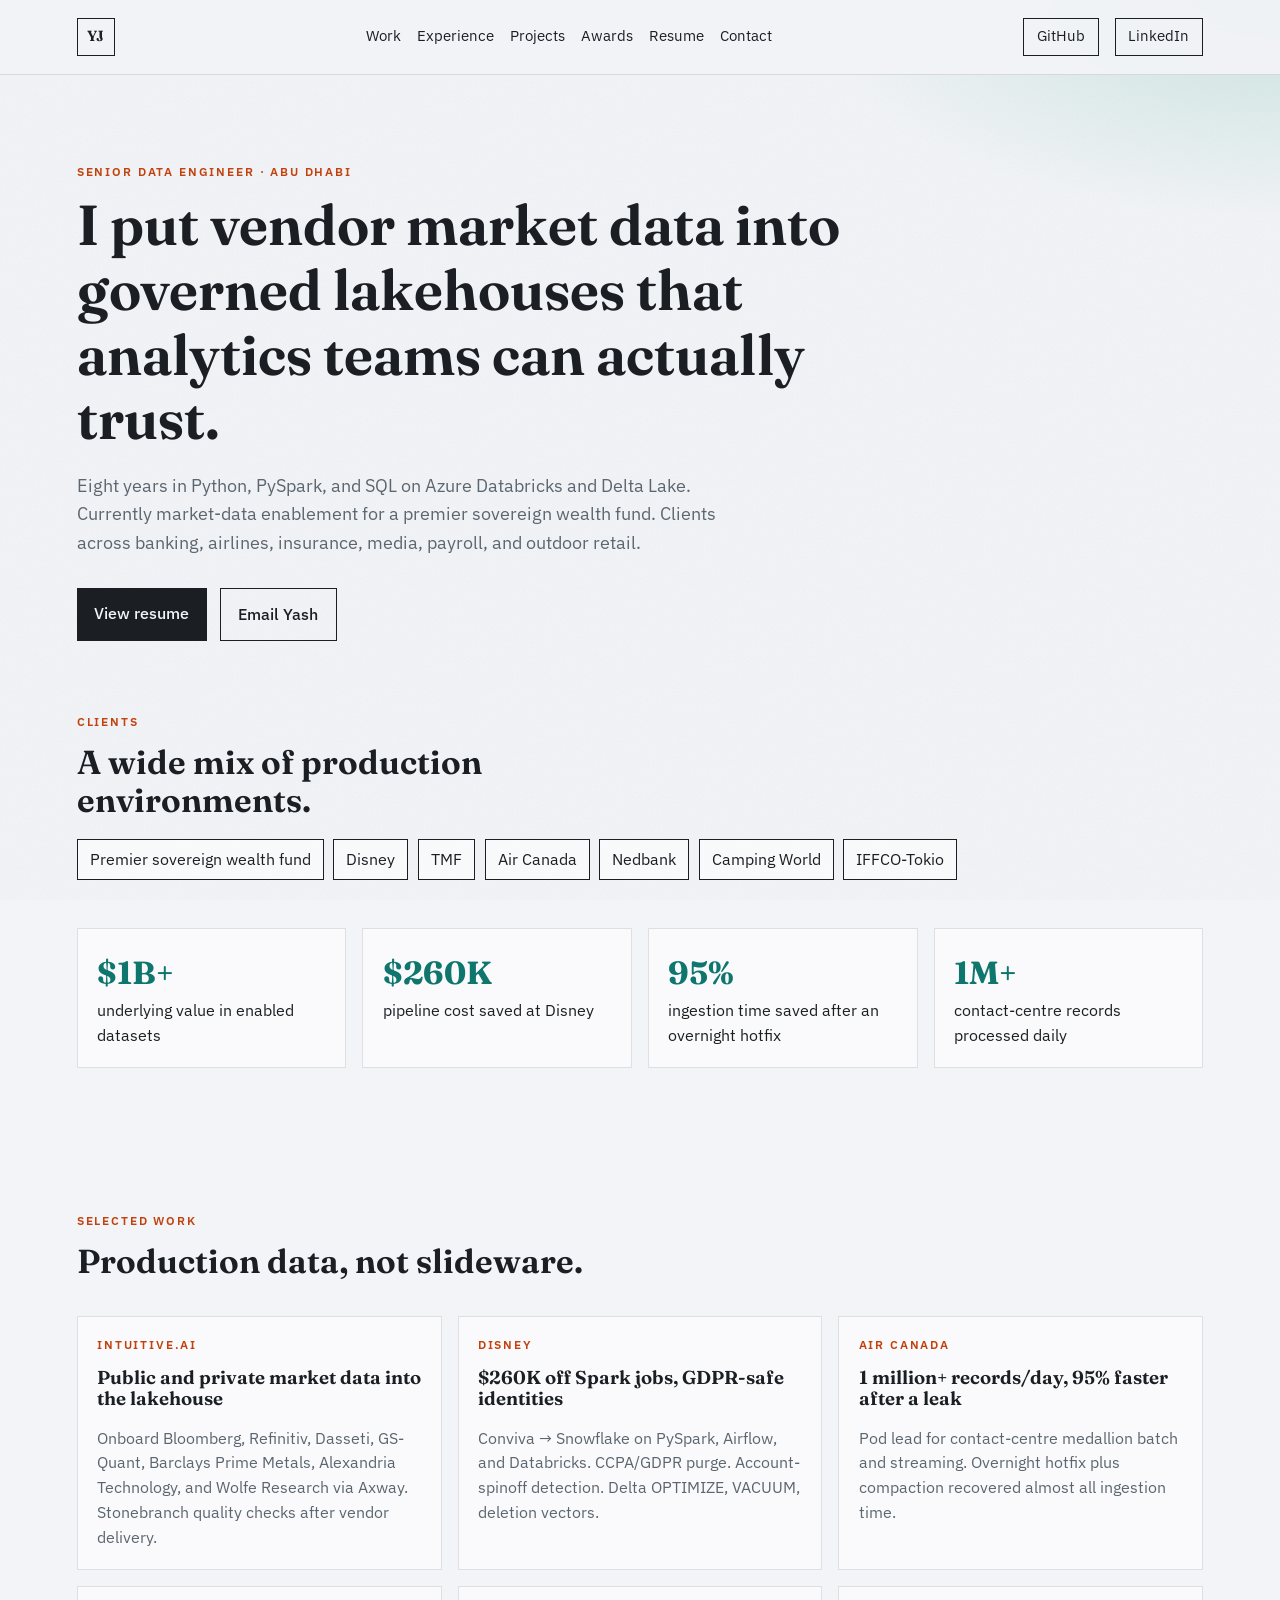
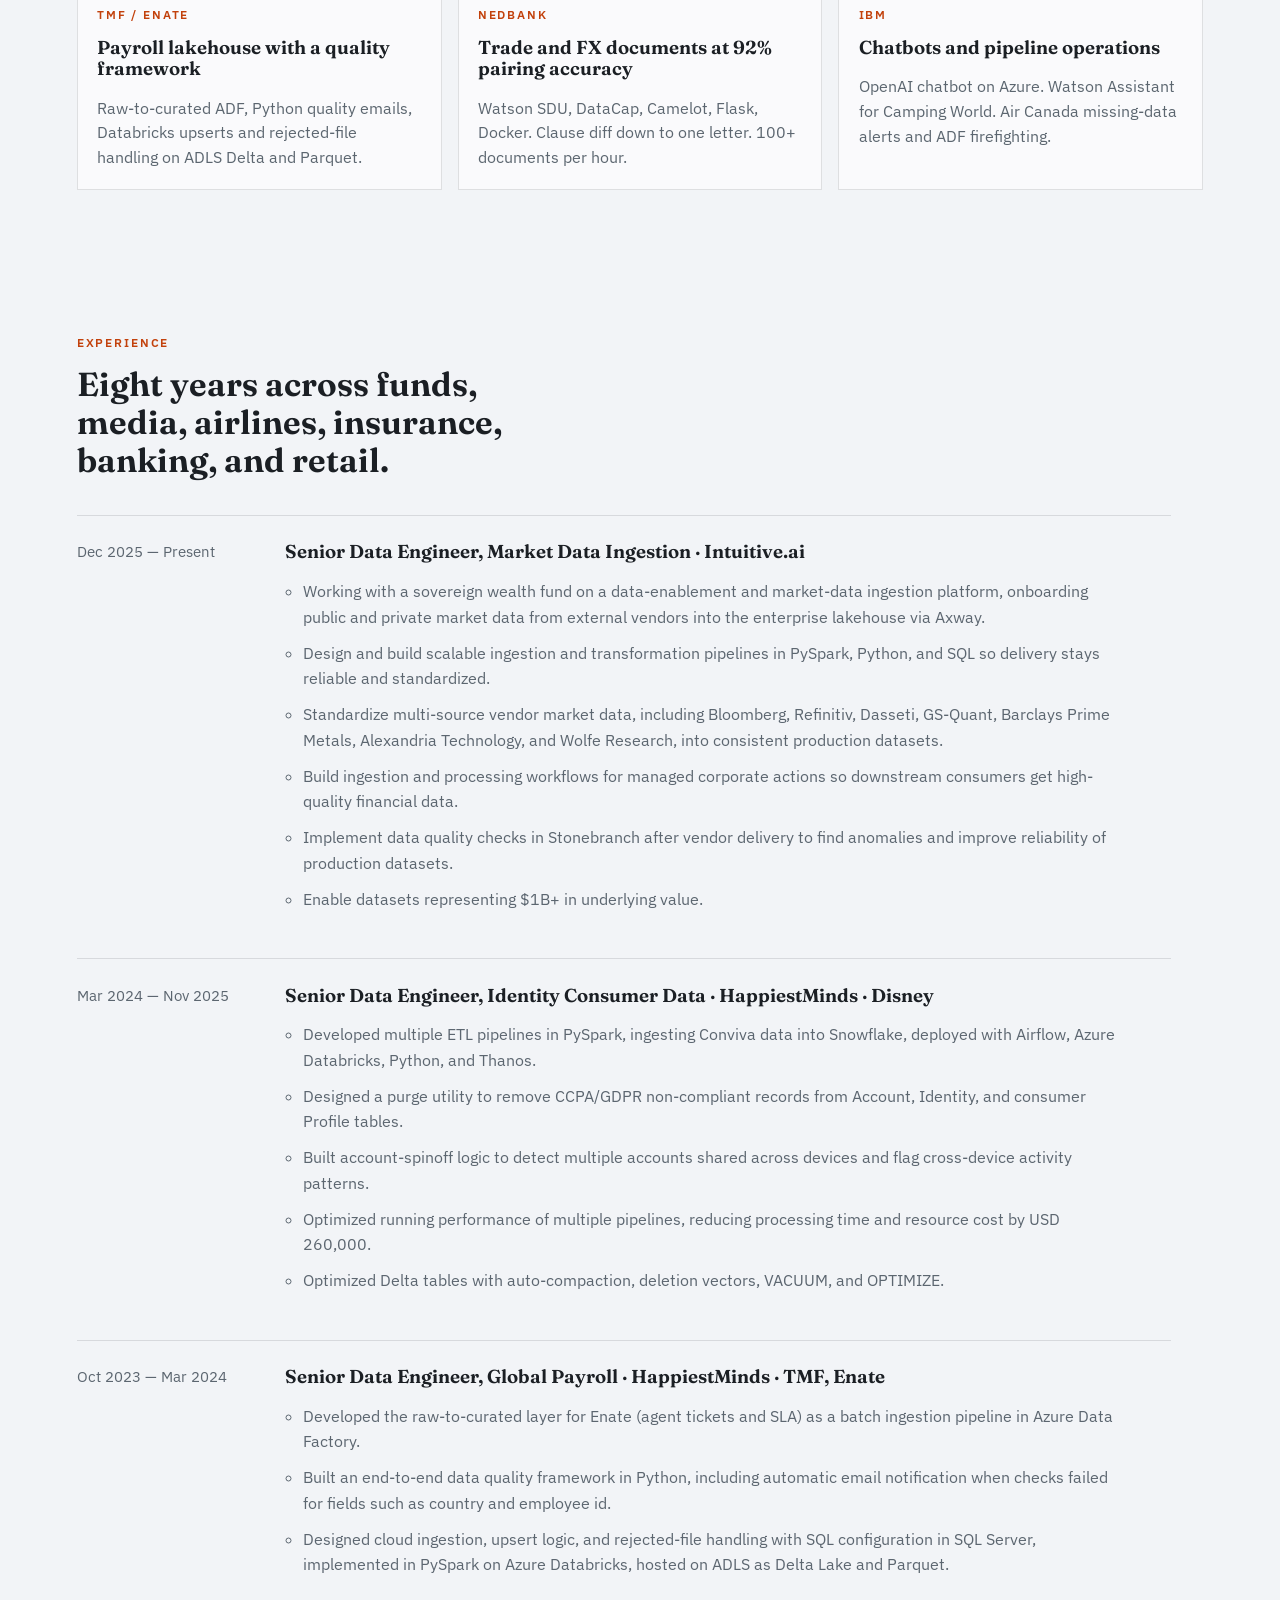
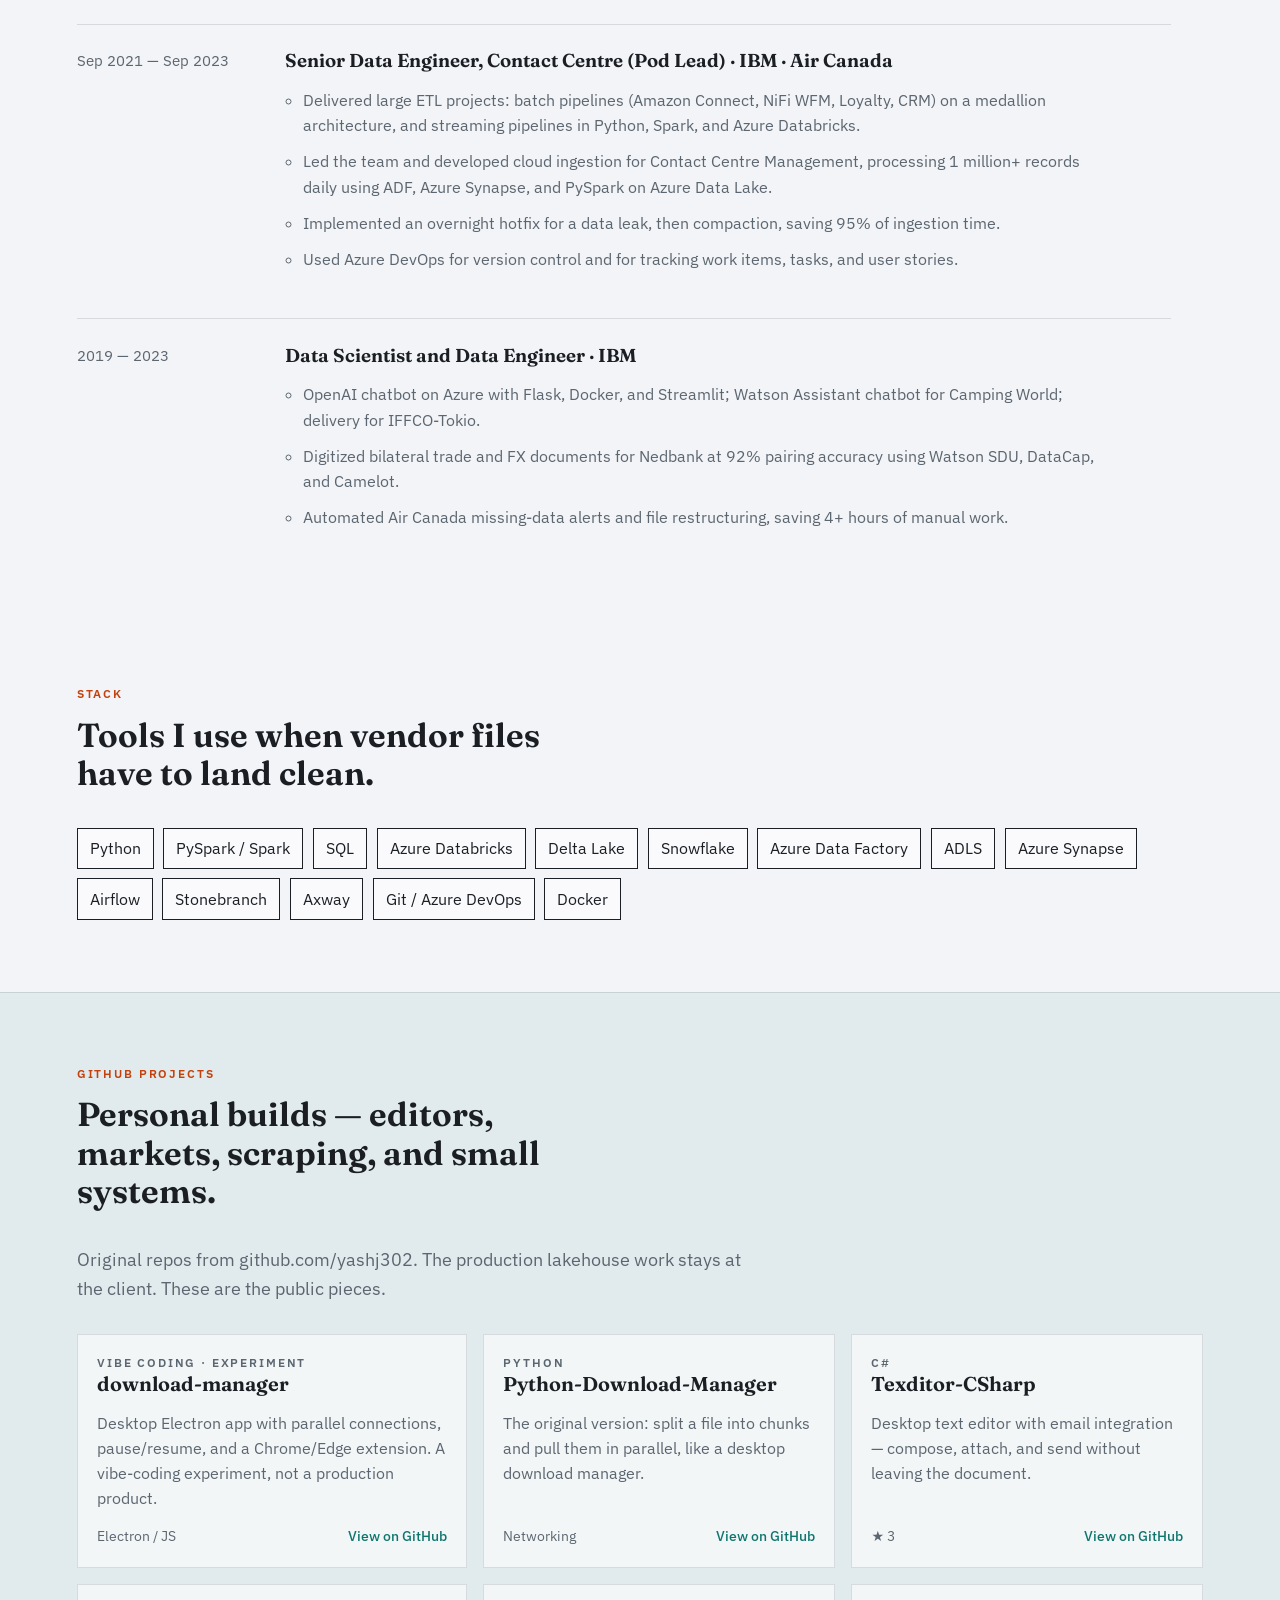
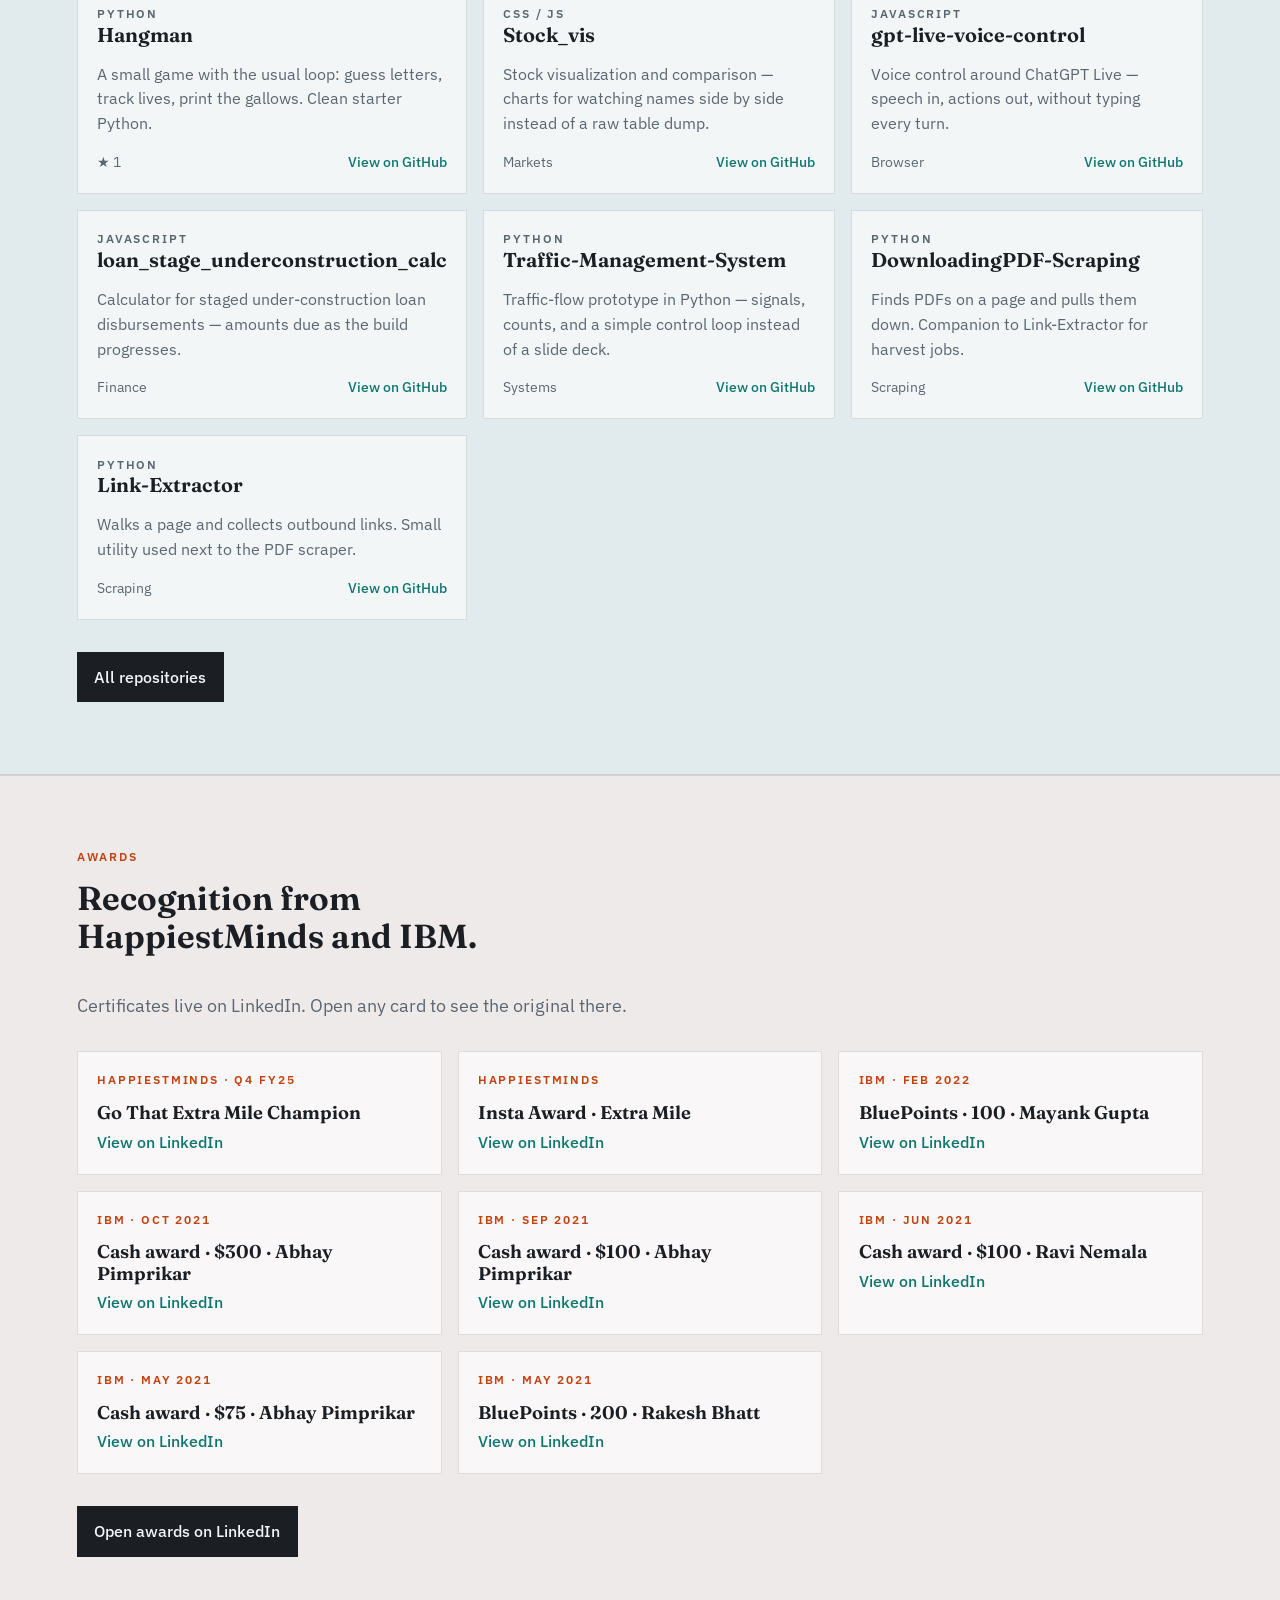
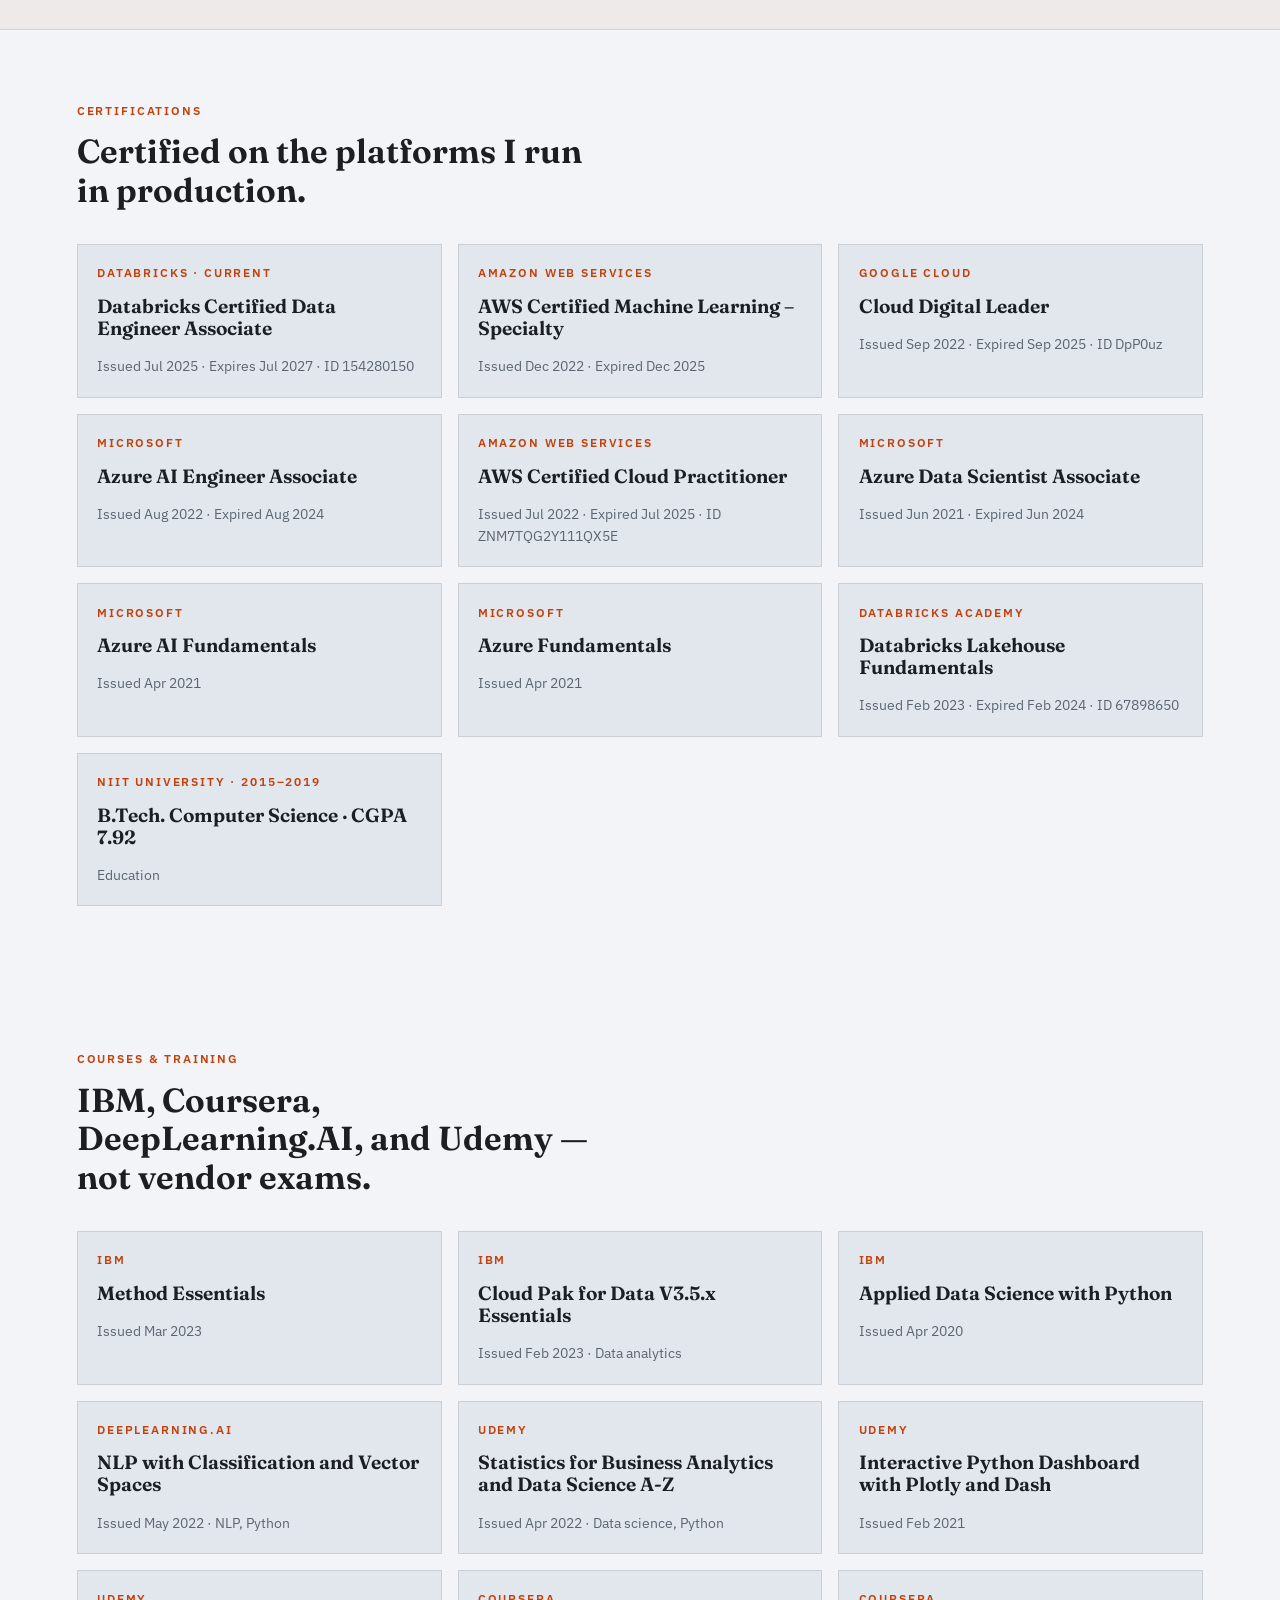
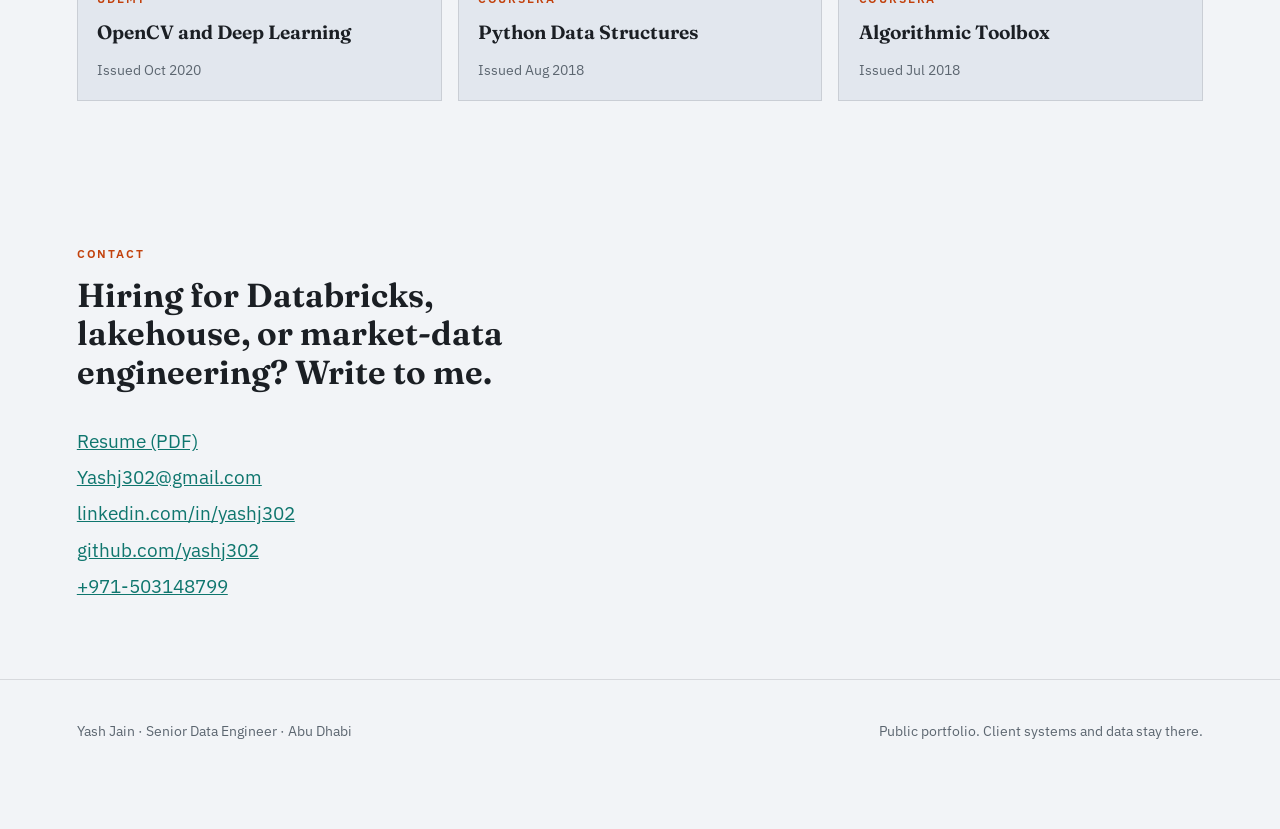
<file: index.html>
<!DOCTYPE html>
<html lang="en">
  <head>
    <meta charset="UTF-8" />
    <meta name="viewport" content="width=device-width, initial-scale=1" />
    <title>Yash Jain · Senior Data Engineer</title>
    <meta
      name="description"
      content="Yash Jain is a Senior Data Engineer in Abu Dhabi. Azure Databricks, PySpark, Delta Lake, Snowflake, and market-data ingestion."
    />
    <meta name="author" content="Yash Jain" />
    <link rel="canonical" href="https://yashj302.github.io/" />
    <meta property="og:title" content="Yash Jain · Senior Data Engineer" />
    <meta
      property="og:description"
      content="Vendor market data into governed lakehouses. Azure Databricks, Delta Lake, PySpark. $260K pipeline savings. 1M+ records a day."
    />
    <meta property="og:type" content="website" />
    <meta property="og:url" content="https://yashj302.github.io/" />
    <meta name="twitter:card" content="summary_large_image" />
    <link rel="icon" href="./favicon.svg" type="image/svg+xml" />
    <link rel="preconnect" href="https://fonts.googleapis.com" />
    <link rel="preconnect" href="https://fonts.gstatic.com" crossorigin />
    <link
      href="https://fonts.googleapis.com/css2?family=Fraunces:opsz,wght@9..144,500;9..144,640&family=IBM+Plex+Sans:wght@400;500;600&display=swap"
      rel="stylesheet"
    />
    <link rel="stylesheet" href="./styles.css?v=8" />
  </head>
  <body>
    <div class="grain" aria-hidden="true"></div>
    <header class="nav">
      <a class="mark" href="#top">YJ</a>
      <nav aria-label="Primary">
        <a href="#selected">Work</a>
        <a href="#experience">Experience</a>
        <a href="#projects">Projects</a>
        <a href="#awards">Awards</a>
        <a href="./resume.html">Resume</a>
        <a href="#contact">Contact</a>
      </nav>
      <div class="nav-cta">
        <a class="ghost" href="https://github.com/yashj302" target="_blank" rel="noreferrer">GitHub</a>
        <a class="ghost" href="https://www.linkedin.com/in/yashj302/" target="_blank" rel="noreferrer">LinkedIn</a>
      </div>
    </header>

    <main id="top">
      <section class="hero">
        <p class="eyebrow">Senior Data Engineer · Abu Dhabi</p>
        <h1>I put vendor market data into governed lakehouses that analytics teams can actually trust.</h1>
        <p class="lede">
          Eight years in Python, PySpark, and SQL on Azure Databricks and Delta Lake. Currently market-data
          enablement for a premier sovereign wealth fund. Clients across banking, airlines, insurance, media, payroll, and outdoor retail.
        </p>
        <div class="cta-row">
          <a class="btn" href="./resume.html">View resume</a>
          <a class="btn btn-line" href="mailto:Yashj302@gmail.com">Email Yash</a>
        </div>
      </section>

      <section class="clients" aria-label="Clients">
        <p class="eyebrow">Clients</p>
        <h2>A wide mix of production environments.</h2>
        <div class="pills">
          <span>Premier sovereign wealth fund</span>
          <span>Disney</span>
          <span>TMF</span>
          <span>Air Canada</span>
          <span>Nedbank</span>
          <span>Camping World</span>
          <span>IFFCO-Tokio</span>
        </div>
      </section>

      <section class="metrics" aria-label="Delivery metrics from production work">
        <article>
          <strong>$1B+</strong>
          <span>underlying value in enabled datasets</span>
        </article>
        <article>
          <strong>$260K</strong>
          <span>pipeline cost saved at Disney</span>
        </article>
        <article>
          <strong>95%</strong>
          <span>ingestion time saved after an overnight hotfix</span>
        </article>
        <article>
          <strong>1M+</strong>
          <span>contact-centre records processed daily</span>
        </article>
      </section>

      <section id="selected" class="selected">
        <header class="section-head">
          <p class="eyebrow">Selected work</p>
          <h2>Production data, not slideware.</h2>
        </header>
        <div class="cases">
          <article>
            <p class="kicker">Intuitive.ai</p>
            <h3>Public and private market data into the lakehouse</h3>
            <p>Onboard Bloomberg, Refinitiv, Dasseti, GS-Quant, Barclays Prime Metals, Alexandria Technology, and Wolfe Research via Axway. Stonebranch quality checks after vendor delivery.</p>
          </article>
          <article>
            <p class="kicker">Disney</p>
            <h3>$260K off Spark jobs, GDPR-safe identities</h3>
            <p>Conviva → Snowflake on PySpark, Airflow, and Databricks. CCPA/GDPR purge. Account-spinoff detection. Delta OPTIMIZE, VACUUM, deletion vectors.</p>
          </article>
          <article>
            <p class="kicker">Air Canada</p>
            <h3>1 million+ records/day, 95% faster after a leak</h3>
            <p>Pod lead for contact-centre medallion batch and streaming. Overnight hotfix plus compaction recovered almost all ingestion time.</p>
          </article>
          <article>
            <p class="kicker">TMF / Enate</p>
            <h3>Payroll lakehouse with a quality framework</h3>
            <p>Raw-to-curated ADF, Python quality emails, Databricks upserts and rejected-file handling on ADLS Delta and Parquet.</p>
          </article>
          <article>
            <p class="kicker">Nedbank</p>
            <h3>Trade and FX documents at 92% pairing accuracy</h3>
            <p>Watson SDU, DataCap, Camelot, Flask, Docker. Clause diff down to one letter. 100+ documents per hour.</p>
          </article>
          <article>
            <p class="kicker">IBM</p>
            <h3>Chatbots and pipeline operations</h3>
            <p>OpenAI chatbot on Azure. Watson Assistant for Camping World. Air Canada missing-data alerts and ADF firefighting.</p>
          </article>
        </div>
      </section>

      <section id="experience" class="work">
        <header class="section-head">
          <p class="eyebrow">Experience</p>
          <h2>Eight years across funds, media, airlines, insurance, banking, and retail.</h2>
        </header>
        <ol class="timeline">
          <li>
            <div class="when">Dec 2025 — Present</div>
            <div class="what">
              <h3>Senior Data Engineer, Market Data Ingestion · Intuitive.ai</h3>
              <ul>
                <li>Working with a sovereign wealth fund on a data-enablement and market-data ingestion platform, onboarding public and private market data from external vendors into the enterprise lakehouse via Axway.</li>
                <li>Design and build scalable ingestion and transformation pipelines in PySpark, Python, and SQL so delivery stays reliable and standardized.</li>
                <li>Standardize multi-source vendor market data, including Bloomberg, Refinitiv, Dasseti, GS-Quant, Barclays Prime Metals, Alexandria Technology, and Wolfe Research, into consistent production datasets.</li>
                <li>Build ingestion and processing workflows for managed corporate actions so downstream consumers get high-quality financial data.</li>
                <li>Implement data quality checks in Stonebranch after vendor delivery to find anomalies and improve reliability of production datasets.</li>
                <li>Enable datasets representing $1B+ in underlying value.</li>
              </ul>
            </div>
          </li>
          <li>
            <div class="when">Mar 2024 — Nov 2025</div>
            <div class="what">
              <h3>Senior Data Engineer, Identity Consumer Data · HappiestMinds · Disney</h3>
              <ul>
                <li>Developed multiple ETL pipelines in PySpark, ingesting Conviva data into Snowflake, deployed with Airflow, Azure Databricks, Python, and Thanos.</li>
                <li>Designed a purge utility to remove CCPA/GDPR non-compliant records from Account, Identity, and consumer Profile tables.</li>
                <li>Built account-spinoff logic to detect multiple accounts shared across devices and flag cross-device activity patterns.</li>
                <li>Optimized running performance of multiple pipelines, reducing processing time and resource cost by USD 260,000.</li>
                <li>Optimized Delta tables with auto-compaction, deletion vectors, VACUUM, and OPTIMIZE.</li>
              </ul>
            </div>
          </li>
          <li>
            <div class="when">Oct 2023 — Mar 2024</div>
            <div class="what">
              <h3>Senior Data Engineer, Global Payroll · HappiestMinds · TMF, Enate</h3>
              <ul>
                <li>Developed the raw-to-curated layer for Enate (agent tickets and SLA) as a batch ingestion pipeline in Azure Data Factory.</li>
                <li>Built an end-to-end data quality framework in Python, including automatic email notification when checks failed for fields such as country and employee id.</li>
                <li>Designed cloud ingestion, upsert logic, and rejected-file handling with SQL configuration in SQL Server, implemented in PySpark on Azure Databricks, hosted on ADLS as Delta Lake and Parquet.</li>
              </ul>
            </div>
          </li>
          <li>
            <div class="when">Sep 2021 — Sep 2023</div>
            <div class="what">
              <h3>Senior Data Engineer, Contact Centre (Pod Lead) · IBM · Air Canada</h3>
              <ul>
                <li>Delivered large ETL projects: batch pipelines (Amazon Connect, NiFi WFM, Loyalty, CRM) on a medallion architecture, and streaming pipelines in Python, Spark, and Azure Databricks.</li>
                <li>Led the team and developed cloud ingestion for Contact Centre Management, processing 1 million+ records daily using ADF, Azure Synapse, and PySpark on Azure Data Lake.</li>
                <li>Implemented an overnight hotfix for a data leak, then compaction, saving 95% of ingestion time.</li>
                <li>Used Azure DevOps for version control and for tracking work items, tasks, and user stories.</li>
              </ul>
            </div>
          </li>
          <li>
            <div class="when">2019 — 2023</div>
            <div class="what">
              <h3>Data Scientist and Data Engineer · IBM</h3>
              <ul>
                <li>OpenAI chatbot on Azure with Flask, Docker, and Streamlit; Watson Assistant chatbot for Camping World; delivery for IFFCO-Tokio.</li>
                <li>Digitized bilateral trade and FX documents for Nedbank at 92% pairing accuracy using Watson SDU, DataCap, and Camelot.</li>
                <li>Automated Air Canada missing-data alerts and file restructuring, saving 4+ hours of manual work.</li>
              </ul>
            </div>
          </li>
        </ol>
      </section>

      <section id="stack" class="stack">
        <header class="section-head">
          <p class="eyebrow">Stack</p>
          <h2>Tools I use when vendor files have to land clean.</h2>
        </header>
        <div class="pills">
          <span>Python</span>
          <span>PySpark / Spark</span>
          <span>SQL</span>
          <span>Azure Databricks</span>
          <span>Delta Lake</span>
          <span>Snowflake</span>
          <span>Azure Data Factory</span>
          <span>ADLS</span>
          <span>Azure Synapse</span>
          <span>Airflow</span>
          <span>Stonebranch</span>
          <span>Axway</span>
          <span>Git / Azure DevOps</span>
          <span>Docker</span>
        </div>
      </section>

      <section id="projects" class="projects">
        <header class="section-head">
          <p class="eyebrow">GitHub projects</p>
          <h2>Personal builds — editors, markets, scraping, and small systems.</h2>
        </header>
        <p class="lede">
          Original repos from github.com/yashj302. The production lakehouse work stays at the client. These are the
          public pieces.
        </p>
        <div class="project-grid">
          <article>
            <p class="kicker">Vibe coding · Experiment</p>
            <h3>download-manager</h3>
            <p>
              Desktop Electron app with parallel connections, pause/resume, and a Chrome/Edge extension. A vibe-coding
              experiment, not a production product.
            </p>
            <div class="repo-meta">
              <span>Electron / JS</span>
              <a href="https://github.com/yashj302/download-manager" target="_blank" rel="noreferrer">View on GitHub</a>
            </div>
          </article>
          <article>
            <p class="kicker">Python</p>
            <h3>Python-Download-Manager</h3>
            <p>The original version: split a file into chunks and pull them in parallel, like a desktop download manager.</p>
            <div class="repo-meta">
              <span>Networking</span>
              <a href="https://github.com/yashj302/Python-Download-Manager" target="_blank" rel="noreferrer">View on GitHub</a>
            </div>
          </article>
          <article>
            <p class="kicker">C#</p>
            <h3>Texditor-CSharp</h3>
            <p>Desktop text editor with email integration — compose, attach, and send without leaving the document.</p>
            <div class="repo-meta">
              <span>★ 3</span>
              <a href="https://github.com/yashj302/Texditor-CSharp" target="_blank" rel="noreferrer">View on GitHub</a>
            </div>
          </article>
          <article>
            <p class="kicker">Python</p>
            <h3>Hangman</h3>
            <p>A small game with the usual loop: guess letters, track lives, print the gallows. Clean starter Python.</p>
            <div class="repo-meta">
              <span>★ 1</span>
              <a href="https://github.com/yashj302/Hangman" target="_blank" rel="noreferrer">View on GitHub</a>
            </div>
          </article>
          <article>
            <p class="kicker">CSS / JS</p>
            <h3>Stock_vis</h3>
            <p>Stock visualization and comparison — charts for watching names side by side instead of a raw table dump.</p>
            <div class="repo-meta">
              <span>Markets</span>
              <a href="https://github.com/yashj302/Stock_vis" target="_blank" rel="noreferrer">View on GitHub</a>
            </div>
          </article>
          <article>
            <p class="kicker">JavaScript</p>
            <h3>gpt-live-voice-control</h3>
            <p>Voice control around ChatGPT Live — speech in, actions out, without typing every turn.</p>
            <div class="repo-meta">
              <span>Browser</span>
              <a href="https://github.com/yashj302/gpt-live-voice-control" target="_blank" rel="noreferrer">View on GitHub</a>
            </div>
          </article>
          <article>
            <p class="kicker">JavaScript</p>
            <h3>loan_stage_underconstruction_calc</h3>
            <p>Calculator for staged under-construction loan disbursements — amounts due as the build progresses.</p>
            <div class="repo-meta">
              <span>Finance</span>
              <a href="https://github.com/yashj302/loan_stage_underconstruction_calc" target="_blank" rel="noreferrer">View on GitHub</a>
            </div>
          </article>
          <article>
            <p class="kicker">Python</p>
            <h3>Traffic-Management-System</h3>
            <p>Traffic-flow prototype in Python — signals, counts, and a simple control loop instead of a slide deck.</p>
            <div class="repo-meta">
              <span>Systems</span>
              <a href="https://github.com/yashj302/Traffic-Management-System" target="_blank" rel="noreferrer">View on GitHub</a>
            </div>
          </article>
          <article>
            <p class="kicker">Python</p>
            <h3>DownloadingPDF-Scraping</h3>
            <p>Finds PDFs on a page and pulls them down. Companion to Link-Extractor for harvest jobs.</p>
            <div class="repo-meta">
              <span>Scraping</span>
              <a href="https://github.com/yashj302/DownloadingPDF-Scraping" target="_blank" rel="noreferrer">View on GitHub</a>
            </div>
          </article>
          <article>
            <p class="kicker">Python</p>
            <h3>Link-Extractor</h3>
            <p>Walks a page and collects outbound links. Small utility used next to the PDF scraper.</p>
            <div class="repo-meta">
              <span>Scraping</span>
              <a href="https://github.com/yashj302/Link-Extractor" target="_blank" rel="noreferrer">View on GitHub</a>
            </div>
          </article>
        </div>
        <div class="cta-row">
          <a class="btn" href="https://github.com/yashj302?tab=repositories" target="_blank" rel="noreferrer">All repositories</a>
        </div>
      </section>

      <section id="awards" class="awards">
        <header class="section-head">
          <p class="eyebrow">Awards</p>
          <h2>Recognition from HappiestMinds and IBM.</h2>
        </header>
        <p class="lede">Certificates live on LinkedIn. Open any card to see the original there.</p>
        <div class="award-grid">
          <a class="award-card" href="https://www.linkedin.com/in/yashj302/details/honors/" target="_blank" rel="noreferrer">
            <p class="kicker">HappiestMinds · Q4 FY25</p>
            <h3>Go That Extra Mile Champion</h3>
            <p>View on LinkedIn</p>
          </a>
          <a class="award-card" href="https://www.linkedin.com/in/yashj302/details/honors/" target="_blank" rel="noreferrer">
            <p class="kicker">HappiestMinds</p>
            <h3>Insta Award · Extra Mile</h3>
            <p>View on LinkedIn</p>
          </a>
          <a class="award-card" href="https://www.linkedin.com/in/yashj302/details/honors/" target="_blank" rel="noreferrer">
            <p class="kicker">IBM · Feb 2022</p>
            <h3>BluePoints · 100 · Mayank Gupta</h3>
            <p>View on LinkedIn</p>
          </a>
          <a class="award-card" href="https://www.linkedin.com/in/yashj302/details/honors/" target="_blank" rel="noreferrer">
            <p class="kicker">IBM · Oct 2021</p>
            <h3>Cash award · $300 · Abhay Pimprikar</h3>
            <p>View on LinkedIn</p>
          </a>
          <a class="award-card" href="https://www.linkedin.com/in/yashj302/details/honors/" target="_blank" rel="noreferrer">
            <p class="kicker">IBM · Sep 2021</p>
            <h3>Cash award · $100 · Abhay Pimprikar</h3>
            <p>View on LinkedIn</p>
          </a>
          <a class="award-card" href="https://www.linkedin.com/in/yashj302/details/honors/" target="_blank" rel="noreferrer">
            <p class="kicker">IBM · Jun 2021</p>
            <h3>Cash award · $100 · Ravi Nemala</h3>
            <p>View on LinkedIn</p>
          </a>
          <a class="award-card" href="https://www.linkedin.com/in/yashj302/details/honors/" target="_blank" rel="noreferrer">
            <p class="kicker">IBM · May 2021</p>
            <h3>Cash award · $75 · Abhay Pimprikar</h3>
            <p>View on LinkedIn</p>
          </a>
          <a class="award-card" href="https://www.linkedin.com/in/yashj302/details/honors/" target="_blank" rel="noreferrer">
            <p class="kicker">IBM · May 2021</p>
            <h3>BluePoints · 200 · Rakesh Bhatt</h3>
            <p>View on LinkedIn</p>
          </a>
        </div>
        <div class="cta-row">
          <a class="btn" href="https://www.linkedin.com/in/yashj302/details/honors/" target="_blank" rel="noreferrer">Open awards on LinkedIn</a>
        </div>
      </section>

      <section id="certs" class="certs">
        <header class="section-head">
          <p class="eyebrow">Certifications</p>
          <h2>Certified on the platforms I run in production.</h2>
        </header>
        <div class="card-row cert-grid">
          <article>
            <p class="kicker">Databricks · Current</p>
            <h3>Databricks Certified Data Engineer Associate</h3>
            <p class="meta">Issued Jul 2025 · Expires Jul 2027 · ID 154280150</p>
          </article>
          <article>
            <p class="kicker">Amazon Web Services</p>
            <h3>AWS Certified Machine Learning – Specialty</h3>
            <p class="meta">Issued Dec 2022 · Expired Dec 2025</p>
          </article>
          <article>
            <p class="kicker">Google Cloud</p>
            <h3>Cloud Digital Leader</h3>
            <p class="meta">Issued Sep 2022 · Expired Sep 2025 · ID DpP0uz</p>
          </article>
          <article>
            <p class="kicker">Microsoft</p>
            <h3>Azure AI Engineer Associate</h3>
            <p class="meta">Issued Aug 2022 · Expired Aug 2024</p>
          </article>
          <article>
            <p class="kicker">Amazon Web Services</p>
            <h3>AWS Certified Cloud Practitioner</h3>
            <p class="meta">Issued Jul 2022 · Expired Jul 2025 · ID ZNM7TQG2Y111QX5E</p>
          </article>
          <article>
            <p class="kicker">Microsoft</p>
            <h3>Azure Data Scientist Associate</h3>
            <p class="meta">Issued Jun 2021 · Expired Jun 2024</p>
          </article>
          <article>
            <p class="kicker">Microsoft</p>
            <h3>Azure AI Fundamentals</h3>
            <p class="meta">Issued Apr 2021</p>
          </article>
          <article>
            <p class="kicker">Microsoft</p>
            <h3>Azure Fundamentals</h3>
            <p class="meta">Issued Apr 2021</p>
          </article>
          <article>
            <p class="kicker">Databricks Academy</p>
            <h3>Databricks Lakehouse Fundamentals</h3>
            <p class="meta">Issued Feb 2023 · Expired Feb 2024 · ID 67898650</p>
          </article>
          <article>
            <p class="kicker">NIIT University · 2015–2019</p>
            <h3>B.Tech. Computer Science · CGPA 7.92</h3>
            <p class="meta">Education</p>
          </article>
        </div>
      </section>

      <section id="training" class="training">
        <header class="section-head">
          <p class="eyebrow">Courses &amp; training</p>
          <h2>IBM, Coursera, DeepLearning.AI, and Udemy — not vendor exams.</h2>
        </header>
        <div class="card-row cert-grid">
          <article>
            <p class="kicker">IBM</p>
            <h3>Method Essentials</h3>
            <p class="meta">Issued Mar 2023</p>
          </article>
          <article>
            <p class="kicker">IBM</p>
            <h3>Cloud Pak for Data V3.5.x Essentials</h3>
            <p class="meta">Issued Feb 2023 · Data analytics</p>
          </article>
          <article>
            <p class="kicker">IBM</p>
            <h3>Applied Data Science with Python</h3>
            <p class="meta">Issued Apr 2020</p>
          </article>
          <article>
            <p class="kicker">DeepLearning.AI</p>
            <h3>NLP with Classification and Vector Spaces</h3>
            <p class="meta">Issued May 2022 · NLP, Python</p>
          </article>
          <article>
            <p class="kicker">Udemy</p>
            <h3>Statistics for Business Analytics and Data Science A-Z</h3>
            <p class="meta">Issued Apr 2022 · Data science, Python</p>
          </article>
          <article>
            <p class="kicker">Udemy</p>
            <h3>Interactive Python Dashboard with Plotly and Dash</h3>
            <p class="meta">Issued Feb 2021</p>
          </article>
          <article>
            <p class="kicker">Udemy</p>
            <h3>OpenCV and Deep Learning</h3>
            <p class="meta">Issued Oct 2020</p>
          </article>
          <article>
            <p class="kicker">Coursera</p>
            <h3>Python Data Structures</h3>
            <p class="meta">Issued Aug 2018</p>
          </article>
          <article>
            <p class="kicker">Coursera</p>
            <h3>Algorithmic Toolbox</h3>
            <p class="meta">Issued Jul 2018</p>
          </article>
        </div>
      </section>

      <section id="contact" class="contact">
        <header class="section-head">
          <p class="eyebrow">Contact</p>
          <h2>Hiring for Databricks, lakehouse, or market-data engineering? Write to me.</h2>
        </header>
        <ul class="links">
          <li><a href="./resume.html">Resume (PDF)</a></li>
          <li><a href="mailto:Yashj302@gmail.com">Yashj302@gmail.com</a></li>
          <li><a href="https://www.linkedin.com/in/yashj302/" target="_blank" rel="noreferrer">linkedin.com/in/yashj302</a></li>
          <li><a href="https://github.com/yashj302" target="_blank" rel="noreferrer">github.com/yashj302</a></li>
          <li><a href="tel:+971503148799">+971-503148799</a></li>
        </ul>
      </section>
    </main>

    <footer>
      <p>Yash Jain · Senior Data Engineer · Abu Dhabi</p>
      <p>Public portfolio. Client systems and data stay there.</p>
    </footer>
  </body>
</html>
</file>
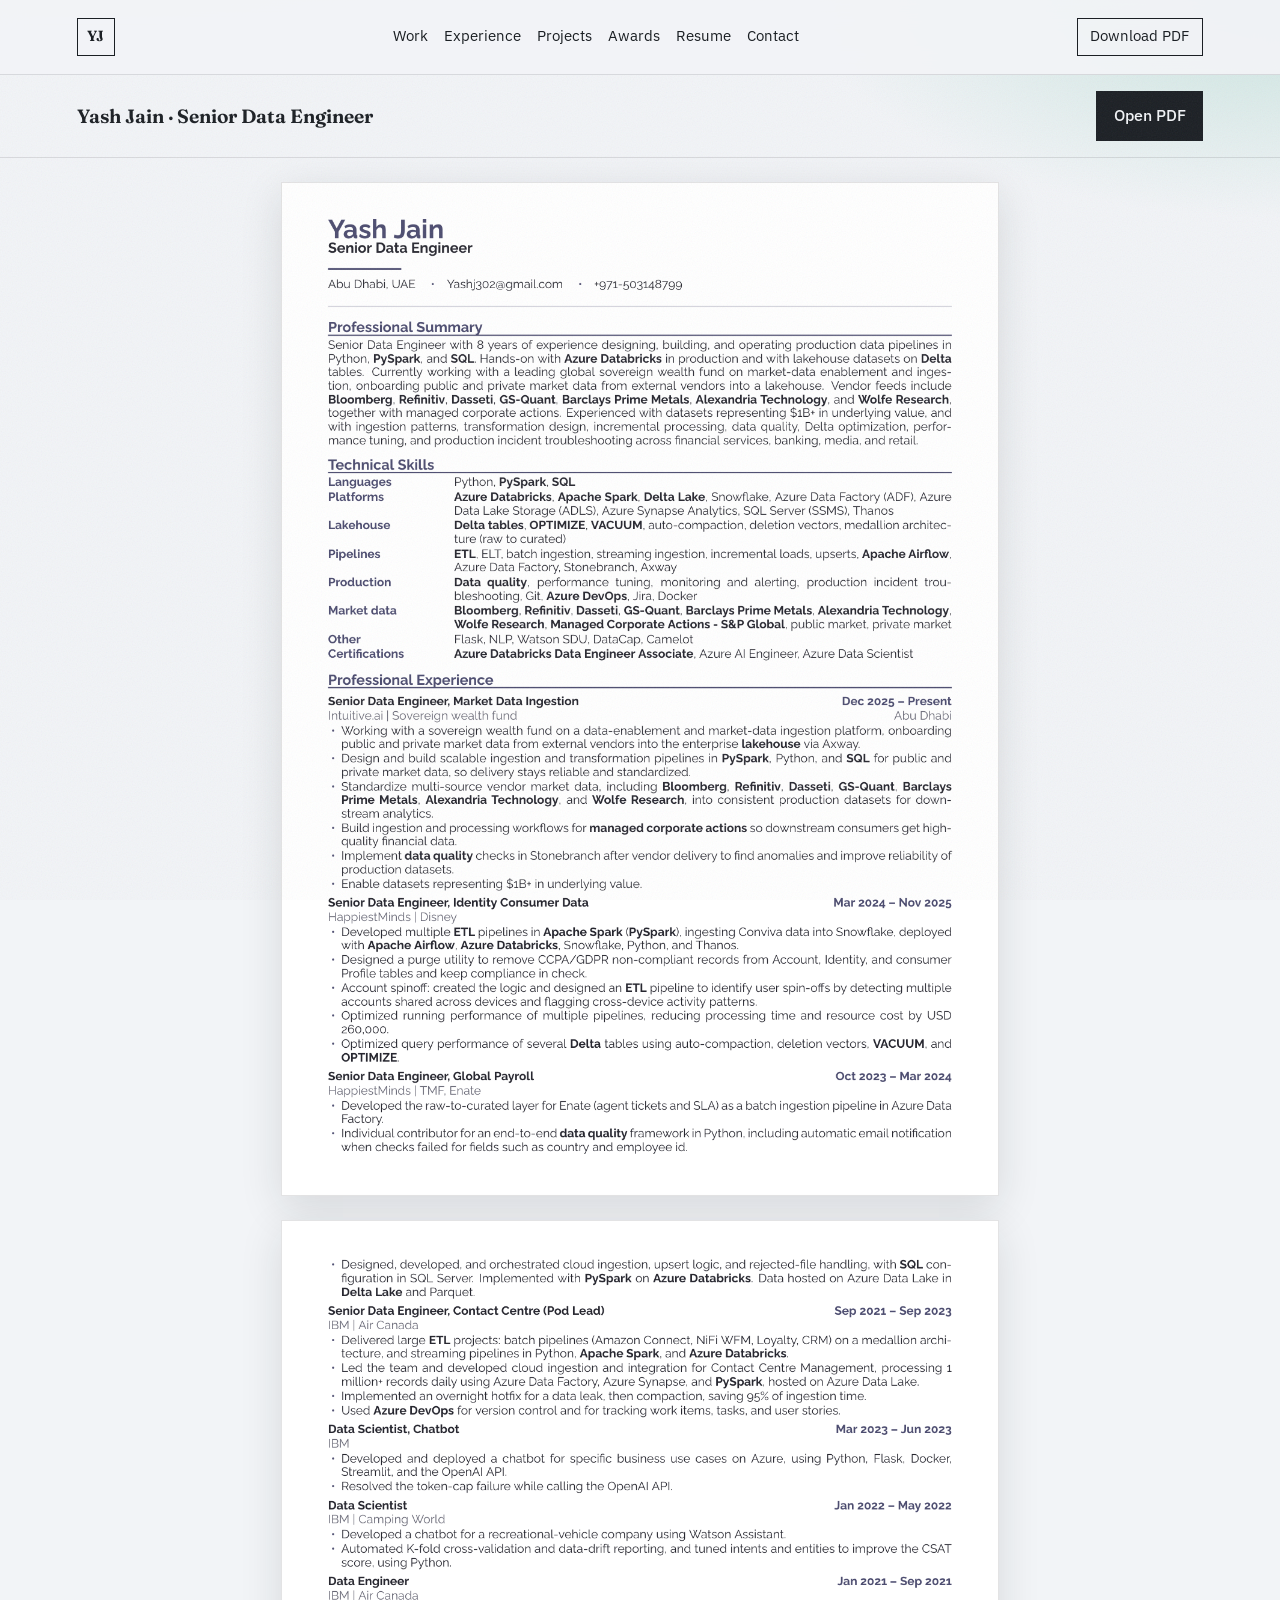
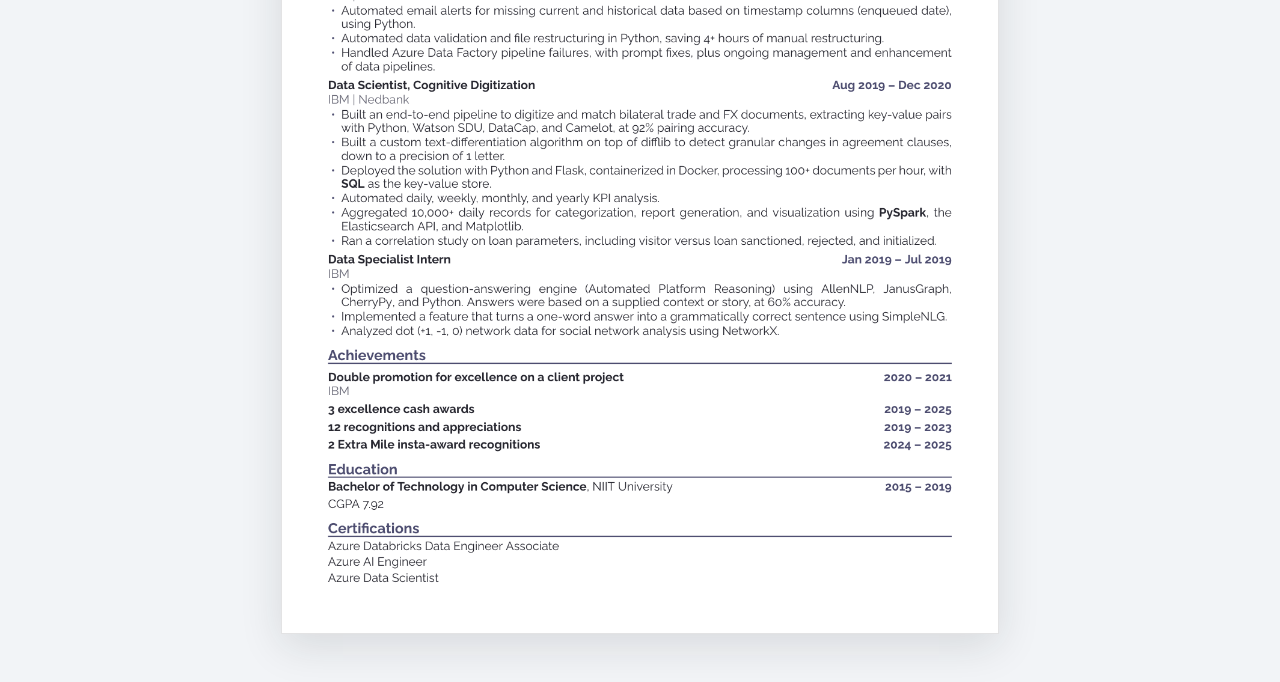
<file: resume.html>
<!DOCTYPE html>
<html lang="en">
  <head>
    <meta charset="UTF-8" />
    <meta name="viewport" content="width=device-width, initial-scale=1" />
    <title>Resume · Yash Jain</title>
    <link rel="canonical" href="https://yashj302.github.io/resume.html" />
    <link rel="icon" href="./favicon.svg" type="image/svg+xml" />
    <link rel="preconnect" href="https://fonts.googleapis.com" />
    <link rel="preconnect" href="https://fonts.gstatic.com" crossorigin />
    <link href="https://fonts.googleapis.com/css2?family=Fraunces:opsz,wght@9..144,640&family=IBM+Plex+Sans:wght@400;500&display=swap" rel="stylesheet" />
    <link rel="stylesheet" href="./styles.css?v=8" />
  </head>
  <body>
    <div class="grain" aria-hidden="true"></div>
    <header class="nav">
      <a class="mark" href="./">YJ</a>
      <nav aria-label="Primary">
        <a href="./#selected">Work</a>
        <a href="./#experience">Experience</a>
        <a href="./#projects">Projects</a>
        <a href="./#awards">Awards</a>
        <a href="./resume.html">Resume</a>
        <a href="./#contact">Contact</a>
      </nav>
      <a class="ghost" href="./Yash_Jain_Resume_AD.pdf" download>Download PDF</a>
    </header>
    <div class="resume-bar">
      <h1>Yash Jain · Senior Data Engineer</h1>
      <a class="btn" href="./Yash_Jain_Resume_AD.pdf" target="_blank" rel="noreferrer">Open PDF</a>
    </div>
    <div class="pages">
      <img src="./resume-page-1.png" alt="Yash Jain resume, page 1" />
      <img src="./resume-page-2.png" alt="Yash Jain resume, page 2" />
    </div>
  </body>
</html>
</file>
<file: styles.css>
:root {
  --ink: #1b1f24;
  --paper: #f2f4f7;
  --paper-2: #e2e7ee;
  --saffron: #c2410c;
  --teal: #0f766e;
  --muted: #5c6670;
  --line: rgba(27, 31, 36, 0.12);
  --wash: rgba(255, 255, 255, 0.58);
}

* {
  box-sizing: border-box;
}

html {
  scroll-behavior: smooth;
  scroll-padding-top: 4.5rem;
}

body {
  margin: 0;
  color: var(--ink);
  background:
    radial-gradient(1100px 520px at 8% -12%, #f3d5c4 0%, transparent 58%),
    radial-gradient(900px 420px at 100% 0%, #c9e4df 0%, transparent 52%),
    var(--paper);
  font-family: "IBM Plex Sans", system-ui, sans-serif;
  line-height: 1.55;
}

.grain {
  pointer-events: none;
  position: fixed;
  inset: 0;
  opacity: 0.07;
  background-image: url("data:image/svg+xml,%3Csvg xmlns='http://www.w3.org/2000/svg' width='140' height='140'%3E%3Cfilter id='n'%3E%3CfeTurbulence type='fractalNoise' baseFrequency='.8' numOctaves='2'/%3E%3C/filter%3E%3Crect width='100%25' height='100%25' filter='url(%23n)'/%3E%3C/svg%3E");
  z-index: 0;
}

.nav,
main,
footer {
  position: relative;
  z-index: 1;
}

.nav {
  display: flex;
  align-items: center;
  justify-content: space-between;
  gap: 1rem;
  padding: 1.1rem 6vw;
  position: sticky;
  top: 0;
  z-index: 5;
  backdrop-filter: blur(12px);
  background: rgba(242, 244, 247, 0.92);
  border-bottom: 1px solid var(--line);
}

.nav nav,
.nav-cta {
  display: flex;
  gap: 1rem;
  align-items: center;
}

.mark {
  font-family: Fraunces, Georgia, serif;
  font-weight: 640;
  letter-spacing: 0.04em;
  text-decoration: none;
  color: var(--ink);
  border: 1.5px solid var(--ink);
  width: 2.4rem;
  height: 2.4rem;
  display: grid;
  place-items: center;
}

a {
  color: var(--teal);
}

.nav a {
  text-decoration: none;
  color: var(--ink);
  font-size: 0.92rem;
}

.ghost {
  border: 1px solid var(--ink);
  padding: 0.4rem 0.8rem;
}

.hero,
.work,
.stack,
.certs,
.training,
.awards,
.contact,
.metrics,
.selected,
.projects,
.clients,
footer {
  padding: 4.5rem 6vw;
}

.clients {
  padding-top: 0;
  padding-bottom: 3rem;
}

.clients h2 {
  margin-bottom: 1.2rem;
}

.work {
  max-width: 78rem;
}

.hero {
  padding-top: 5.5rem;
  max-width: 58rem;
}

.eyebrow,
.kicker {
  text-transform: uppercase;
  letter-spacing: 0.16em;
  font-size: 0.72rem;
  color: var(--saffron);
  font-weight: 600;
  margin: 0 0 0.8rem;
}

h1,
h2,
h3 {
  font-family: Fraunces, Georgia, serif;
  font-weight: 640;
  line-height: 1.15;
  margin: 0 0 1rem;
}

h1 {
  font-size: clamp(2.1rem, 4.4vw, 4rem);
}

h2 {
  font-size: clamp(1.6rem, 2.6vw, 2.4rem);
  max-width: 32rem;
}

.lede {
  font-size: 1.15rem;
  color: var(--muted);
  max-width: 42rem;
}

.cta-row {
  display: flex;
  gap: 0.8rem;
  margin-top: 2rem;
  flex-wrap: wrap;
}

.btn {
  background: var(--ink);
  color: var(--paper);
  text-decoration: none;
  padding: 0.8rem 1.1rem;
  font-weight: 500;
  display: inline-block;
}

.btn-line {
  background: transparent;
  color: var(--ink);
  border: 1px solid var(--ink);
}

.metrics {
  display: grid;
  grid-template-columns: repeat(4, 1fr);
  gap: 1rem;
  padding-top: 0;
}

.metrics article,
.cases article,
.card-row article,
.project-grid article {
  background: var(--wash);
  border: 1px solid var(--line);
  padding: 1.2rem;
}

.metrics strong {
  display: block;
  font-family: Fraunces, Georgia, serif;
  font-size: 2rem;
  color: var(--teal);
}

.section-head {
  margin-bottom: 2.2rem;
}

.cases,
.project-grid {
  display: grid;
  grid-template-columns: repeat(3, 1fr);
  gap: 1rem;
}

.cases p:last-child,
.project-grid p {
  color: var(--muted);
  margin: 0;
}

.project-grid article {
  display: flex;
  flex-direction: column;
  min-height: 100%;
}

.project-grid h3 {
  font-size: 1.25rem;
}

.project-grid .repo-meta {
  margin-top: auto;
  padding-top: 1rem;
  display: flex;
  justify-content: space-between;
  gap: 0.8rem;
  font-size: 0.88rem;
  color: var(--muted);
}

.project-grid a {
  text-decoration: none;
  font-weight: 500;
}

.projects {
  background: rgba(15, 118, 110, 0.07);
  border-top: 1px solid var(--line);
  border-bottom: 1px solid var(--line);
}

.projects .lede {
  margin-bottom: 2rem;
}

.timeline {
  list-style: none;
  padding: 0;
  margin: 0;
  display: grid;
  gap: 2.2rem;
}

.timeline > li {
  display: grid;
  grid-template-columns: 11rem minmax(0, 1fr);
  gap: 2rem;
  border-top: 1px solid var(--line);
  padding-top: 1.6rem;
}

.when {
  color: var(--muted);
  font-size: 0.92rem;
}

.what h3 {
  max-width: none;
}

.what ul {
  margin: 0.8rem 0 0;
  padding-left: 1.15rem;
  color: var(--muted);
  max-width: 52rem;
}

.what li {
  margin: 0.65rem 0;
  line-height: 1.6;
}

.pills {
  display: flex;
  flex-wrap: wrap;
  gap: 0.6rem;
}

.pills span {
  border: 1px solid var(--ink);
  padding: 0.45rem 0.75rem;
  background: var(--wash);
}

.card-row {
  display: grid;
  grid-template-columns: repeat(2, 1fr);
  gap: 1rem;
}

.cert-grid {
  grid-template-columns: repeat(3, 1fr);
}

.card-row article {
  background: var(--paper-2);
}

.card-row h3 {
  font-size: 1.2rem;
}

.meta {
  margin: 0;
  color: var(--muted);
  font-size: 0.9rem;
}

.awards {
  background: rgba(194, 65, 12, 0.05);
  border-top: 1px solid var(--line);
  border-bottom: 1px solid var(--line);
}

.awards .lede {
  margin-bottom: 2rem;
}

.award-grid {
  display: grid;
  grid-template-columns: repeat(3, 1fr);
  gap: 1rem;
}

.award-card {
  background: var(--wash);
  border: 1px solid var(--line);
  padding: 1.2rem;
  text-decoration: none;
  color: inherit;
  display: block;
}

.award-card:hover {
  border-color: var(--ink);
}

.award-card h3 {
  font-size: 1.15rem;
  margin-bottom: 0.4rem;
}

.award-card p:last-child {
  margin: 0;
  color: var(--teal);
  font-weight: 500;
}

.links {
  list-style: none;
  padding: 0;
  margin: 0;
  font-size: 1.2rem;
}

.links li {
  margin: 0.4rem 0;
}

footer {
  display: flex;
  justify-content: space-between;
  gap: 1rem;
  color: var(--muted);
  font-size: 0.9rem;
  border-top: 1px solid var(--line);
  padding-top: 1.6rem;
}

.resume-bar {
  display: flex;
  justify-content: space-between;
  align-items: center;
  gap: 1rem;
  flex-wrap: wrap;
  padding: 1rem 6vw;
  border-bottom: 1px solid var(--line);
}

.resume-bar h1 {
  margin: 0;
  font-size: 1.2rem;
}

.pages {
  max-width: 820px;
  margin: 1.5rem auto 3rem;
  display: grid;
  gap: 1.5rem;
  padding: 0 4vw;
}

.pages img {
  width: 100%;
  background: #fff;
  border: 1px solid var(--line);
  box-shadow: 0 12px 40px rgba(27, 31, 36, 0.12);
}

@media (max-width: 960px) {
  .cases,
  .project-grid,
  .award-grid,
  .cert-grid {
    grid-template-columns: 1fr 1fr;
  }
}

@media (max-width: 860px) {
  .metrics,
  .timeline > li,
  .card-row,
  .cases,
  .project-grid,
  .award-grid,
  .cert-grid,
  footer {
    grid-template-columns: 1fr;
    display: grid;
  }

  .nav nav {
    display: none;
  }
}
</file>
